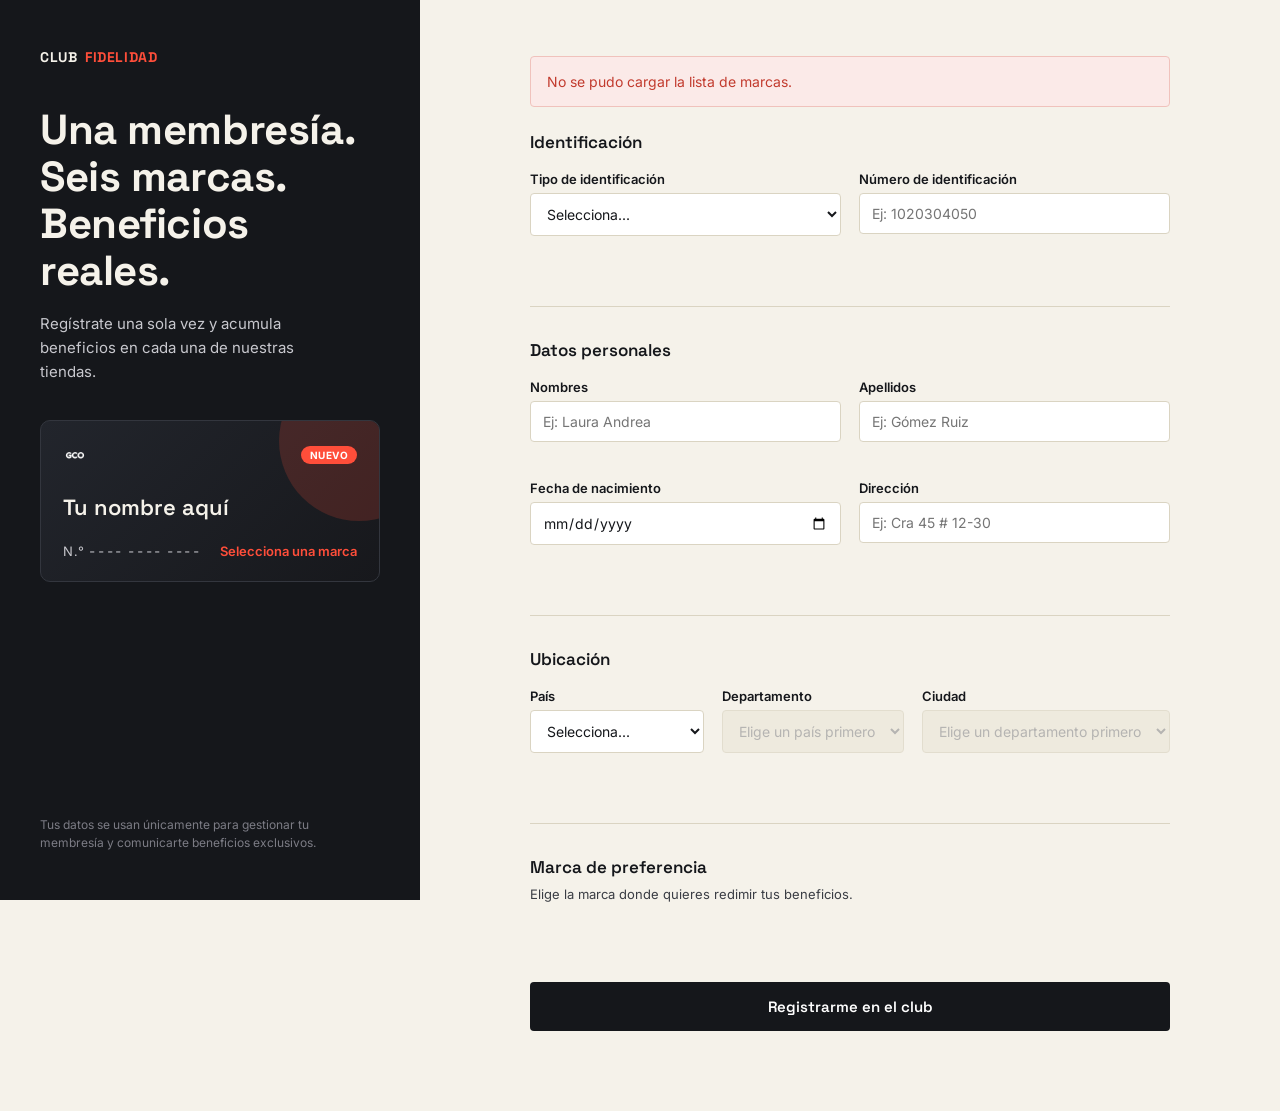
<file: frontend/index.html>
<!DOCTYPE html>
<html lang="es">
<head>
<meta charset="UTF-8">
<meta name="viewport" content="width=device-width, initial-scale=1.0">
<title>Club de Fidelidad · Registro de Miembro</title>
<link rel="preconnect" href="https://fonts.googleapis.com">
<link rel="preconnect" href="https://fonts.gstatic.com" crossorigin>
<link href="https://fonts.googleapis.com/css2?family=Space+Grotesk:wght@500;600;700&family=Inter:wght@400;500;600;700&display=swap" rel="stylesheet">
<link rel="stylesheet" href="style.css">
<link rel="icon" type="image/png" href="gco-logo.png">
</head>
<body>

<div class="layout">

  <!-- ===================== PANEL IZQUIERDO: HERO / TARJETA DE MIEMBRO ===================== -->
  <aside class="hero">
    <div class="hero__top">
      <span class="hero__mark">CLUB</span>
      <span class="hero__mark hero__mark--accent">FIDELIDAD</span>
    </div>

    <h1 class="hero__headline">Una membresía.<br>Seis marcas.<br>Beneficios reales.</h1>

    <p class="hero__sub">Regístrate una sola vez y acumula beneficios en cada una de nuestras tiendas.</p>

    <!-- Tarjeta de membresía simulada -->
    <div class="membercard" id="membercard">
      <div class="membercard__row">
        <img src="gco-logo.png" class="membercard__logo" alt="GCO Logo">
        <span class="membercard__chip">NUEVO</span>
      </div>
      <div class="membercard__name" id="cardNombre">Tu nombre aquí</div>
      <div class="membercard__row membercard__row--bottom">
        <span class="membercard__num" id="cardId">N.° ---- ---- ----</span>
        <span class="membercard__brand" id="cardMarca">Selecciona una marca</span>
      </div>
    </div>

    <ul class="hero__brands" id="brandsPreview">
      <!-- las marcas se listan aquí vía JS como referencia visual -->
    </ul>

    <p class="hero__footnote">Tus datos se usan únicamente para gestionar tu membresía y comunicarte beneficios exclusivos.</p>
  </aside>

  <!-- ===================== PANEL DERECHO: FORMULARIO ===================== -->
  <main class="panel">
    <div class="panel__inner">

      <div id="alertBox" class="alert" hidden></div>

      <form id="formRegistro" novalidate>

        <section class="fieldset">
          <h2 class="fieldset__title">Identificación</h2>
          <div class="grid grid--2">
            <div class="field">
              <label for="tipoIdentificacion">Tipo de identificación</label>
              <select id="tipoIdentificacion" name="tipoIdentificacion" required>
                <option value="" disabled selected>Selecciona...</option>
              </select>
              <span class="field__error" data-error-for="tipoIdentificacion"></span>
            </div>
            <div class="field">
              <label for="numeroIdentificacion">Número de identificación</label>
              <input type="text" id="numeroIdentificacion" name="numeroIdentificacion" placeholder="Ej: 1020304050" required>
              <span class="field__error" data-error-for="numeroIdentificacion"></span>
            </div>
          </div>
        </section>

        <section class="fieldset">
          <h2 class="fieldset__title">Datos personales</h2>
          <div class="grid grid--2">
            <div class="field">
              <label for="nombres">Nombres</label>
              <input type="text" id="nombres" name="nombres" placeholder="Ej: Laura Andrea" required>
              <span class="field__error" data-error-for="nombres"></span>
            </div>
            <div class="field">
              <label for="apellidos">Apellidos</label>
              <input type="text" id="apellidos" name="apellidos" placeholder="Ej: Gómez Ruiz" required>
              <span class="field__error" data-error-for="apellidos"></span>
            </div>
          </div>
          <div class="grid grid--2">
            <div class="field">
              <label for="fechaNacimiento">Fecha de nacimiento</label>
              <input type="date" id="fechaNacimiento" name="fechaNacimiento" required>
              <span class="field__error" data-error-for="fechaNacimiento"></span>
            </div>
            <div class="field">
              <label for="direccion">Dirección</label>
              <input type="text" id="direccion" name="direccion" placeholder="Ej: Cra 45 # 12-30" required>
              <span class="field__error" data-error-for="direccion"></span>
            </div>
          </div>
        </section>

        <section class="fieldset">
          <h2 class="fieldset__title">Ubicación</h2>
          <div class="grid grid--3">
            <div class="field">
              <label for="pais">País</label>
              <select id="pais" name="pais" required>
                <option value="" disabled selected>Selecciona...</option>
              </select>
              <span class="field__error" data-error-for="pais"></span>
            </div>
            <div class="field">
              <label for="departamento">Departamento</label>
              <select id="departamento" name="departamento" required disabled>
                <option value="" disabled selected>Elige un país primero</option>
              </select>
              <span class="field__error" data-error-for="departamento"></span>
            </div>
            <div class="field">
              <label for="ciudad">Ciudad</label>
              <select id="ciudad" name="ciudad" required disabled>
                <option value="" disabled selected>Elige un departamento primero</option>
              </select>
              <span class="field__error" data-error-for="ciudad"></span>
            </div>
          </div>
        </section>

        <section class="fieldset">
          <h2 class="fieldset__title">Marca de preferencia</h2>
          <p class="fieldset__hint">Elige la marca donde quieres redimir tus beneficios.</p>
          <div class="brandgrid" id="brandGrid">
            <!-- tarjetas de marca generadas por JS -->
          </div>
          <span class="field__error" data-error-for="marca"></span>
        </section>

        <button type="submit" class="btn-submit" id="btnSubmit">
          <span id="btnSubmitLabel">Registrarme en el club</span>
        </button>

      </form>
    </div>
  </main>

</div>

<script src="script.js"></script>
</body>
</html>
</file>
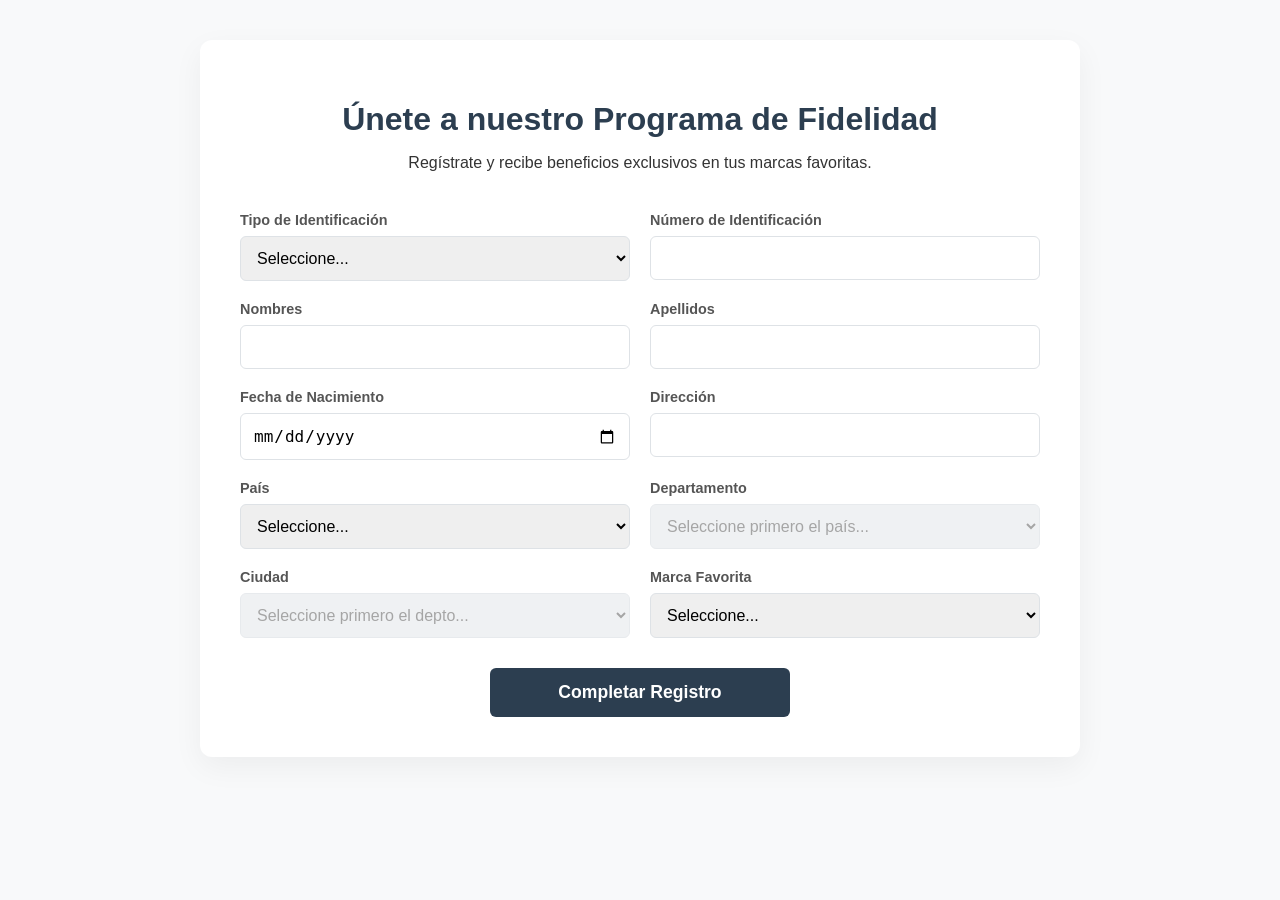
<file: Gco/src/main/resources/static/index.html>
<!DOCTYPE html>
<html lang="es">
<head>
    <meta charset="UTF-8">
    <meta name="viewport" content="width=device-width, initial-scale=1.0">
    <title>Registro | Programa de Fidelidad</title>
    <link rel="stylesheet" href="styles.css">
</head>
<body>
    <div class="container">
        <header>
            <h1>Únete a nuestro Programa de Fidelidad</h1>
            <p>Regístrate y recibe beneficios exclusivos en tus marcas favoritas.</p>
        </header>

        <form id="registroForm">
            <div class="form-grid">
                <div class="form-group">
                    <label for="tipoIdentificacion">Tipo de Identificación</label>
                    <select id="tipoIdentificacion" required>
                        <option value="">Seleccione...</option>
                    </select>
                </div>
                <div class="form-group">
                    <label for="numeroIdentificacion">Número de Identificación</label>
                    <input type="text" id="numeroIdentificacion" required>
                </div>
                <div class="form-group">
                    <label for="nombres">Nombres</label>
                    <input type="text" id="nombres" required>
                </div>
                <div class="form-group">
                    <label for="apellidos">Apellidos</label>
                    <input type="text" id="apellidos" required>
                </div>
                <div class="form-group">
                    <label for="fechaNacimiento">Fecha de Nacimiento</label>
                    <input type="date" id="fechaNacimiento" required>
                </div>
                <div class="form-group">
                    <label for="direccion">Dirección</label>
                    <input type="text" id="direccion" required>
                </div>
                <div class="form-group">
                    <label for="pais">País</label>
                    <select id="pais" required>
                        <option value="">Seleccione...</option>
                    </select>
                </div>
                <div class="form-group">
                    <label for="departamento">Departamento</label>
                    <select id="departamento" required disabled>
                        <option value="">Seleccione primero el país...</option>
                    </select>
                </div>
                <div class="form-group">
                    <label for="ciudad">Ciudad</label>
                    <select id="ciudad" required disabled>
                        <option value="">Seleccione primero el depto...</option>
                    </select>
                </div>
                <div class="form-group">
                    <label for="marca">Marca Favorita</label>
                    <select id="marca" required>
                        <option value="">Seleccione...</option>
                    </select>
                </div>
            </div>
            
            <div class="submit-section">
                <button type="submit" id="btnSubmit">Completar Registro</button>
                <div id="mensaje" class="mensaje"></div>
            </div>
        </form>
    </div>
    <script src="app.js"></script>
</body>
</html>
</file>
<file: frontend/style.css>
/* =========================================================
   TOKENS
   ========================================================= */
:root {
  --ink: #15171B;
  --ink-soft: #3A3D44;
  --paper: #F5F2EA;
  --paper-2: #ECE7D9;
  --line: #DAD4C2;
  --accent: #FF4E3A;
  --accent-ink: #ffffff;
  --success: #2F6F4E;
  --success-bg: #E7F2EB;
  --danger: #C23B2E;
  --danger-bg: #FBEAE8;

  --font-display: 'Space Grotesk', sans-serif;
  --font-body: 'Inter', sans-serif;

  --radius: 4px;
  --radius-lg: 10px;
}

* { box-sizing: border-box; }

html, body {
  margin: 0;
  padding: 0;
  background: var(--paper);
  color: var(--ink);
  font-family: var(--font-body);
  -webkit-font-smoothing: antialiased;
}

body { min-height: 100vh; }

a { color: inherit; }

:focus-visible {
  outline: 2px solid var(--accent);
  outline-offset: 2px;
}

/* =========================================================
   LAYOUT
   ========================================================= */
.layout {
  display: grid;
  grid-template-columns: 420px 1fr;
  min-height: 100vh;
}

@media (max-width: 960px) {
  .layout { grid-template-columns: 1fr; }
}

/* =========================================================
   HERO / PANEL IZQUIERDO
   ========================================================= */
.hero {
  background: var(--ink);
  color: var(--paper);
  padding: 48px 40px;
  position: sticky;
  top: 0;
  height: 100vh;
  overflow-y: auto;
  display: flex;
  flex-direction: column;
}

@media (max-width: 960px) {
  .hero { position: static; height: auto; padding: 36px 24px; }
}

.hero__top {
  display: flex;
  gap: 8px;
  font-family: var(--font-display);
  font-weight: 700;
  font-size: 14px;
  letter-spacing: 0.04em;
  margin-bottom: 40px;
}

.hero__mark--accent { color: var(--accent); }

.hero__headline {
  font-family: var(--font-display);
  font-weight: 700;
  font-size: clamp(30px, 4vw, 42px);
  line-height: 1.12;
  margin: 0 0 18px 0;
  letter-spacing: -0.01em;
}

.hero__sub {
  color: #C8C8CE;
  font-size: 15px;
  line-height: 1.6;
  max-width: 34ch;
  margin: 0 0 36px 0;
}

/* --- Tarjeta de membresía --- */
.membercard {
  background: linear-gradient(135deg, #22252C 0%, #17181C 100%);
  border: 1px solid #33363E;
  border-radius: var(--radius-lg);
  padding: 22px;
  margin-bottom: 32px;
  position: relative;
  overflow: hidden;
}

.membercard::after {
  content: "";
  position: absolute;
  top: -60px;
  right: -60px;
  width: 160px;
  height: 160px;
  background: var(--accent);
  opacity: 0.18;
  border-radius: 50%;
}

.membercard__row {
  display: flex;
  justify-content: space-between;
  align-items: center;
  position: relative;
  z-index: 1;
}

.membercard__logo {
  height: 24px;
  object-fit: contain;
  filter: brightness(0) invert(1);
}

.membercard__chip {
  background: var(--accent);
  color: #fff;
  font-size: 10px;
  font-weight: 700;
  padding: 3px 9px;
  border-radius: 100px;
  letter-spacing: 0.04em;
}

.membercard__name {
  font-family: var(--font-display);
  font-size: 22px;
  font-weight: 600;
  margin: 26px 0 22px 0;
  min-height: 28px;
  position: relative;
  z-index: 1;
  word-break: break-word;
}

.membercard__row--bottom { align-items: flex-end; }

.membercard__num {
  font-size: 13px;
  letter-spacing: 0.06em;
  color: #C8C8CE;
  font-variant-numeric: tabular-nums;
}

.membercard__brand {
  font-size: 13px;
  font-weight: 600;
  color: var(--accent);
}

/* --- Lista de marcas de referencia --- */
.hero__brands {
  list-style: none;
  margin: 0 0 auto 0;
  padding: 0;
  display: flex;
  flex-wrap: wrap;
  gap: 8px;
}

.hero__brands li {
  border: 1px solid #34373F;
  color: #C8C8CE;
  font-size: 12px;
  padding: 6px 12px;
  border-radius: 100px;
}

.hero__footnote {
  font-size: 12px;
  color: #7C7C85;
  line-height: 1.5;
  margin: 32px 0 0 0;
  max-width: 38ch;
}

/* =========================================================
   PANEL DERECHO / FORMULARIO
   ========================================================= */
.panel {
  padding: 56px 48px 80px;
  display: flex;
  justify-content: center;
}

@media (max-width: 960px) {
  .panel { padding: 32px 20px 60px; }
}

.panel__inner {
  width: 100%;
  max-width: 640px;
}

.fieldset {
  border: none;
  padding: 0 0 32px 0;
  margin: 0 0 32px 0;
  border-bottom: 1px solid var(--line);
}

.fieldset:last-of-type {
  border-bottom: none;
}

.fieldset__title {
  font-family: var(--font-display);
  font-size: 17px;
  font-weight: 600;
  margin: 0 0 18px 0;
}

.fieldset__hint {
  font-size: 13px;
  color: var(--ink-soft);
  margin: -10px 0 16px 0;
}

.grid {
  display: grid;
  gap: 18px;
  margin-bottom: 4px;
}

.grid--2 { grid-template-columns: 1fr 1fr; }
.grid--3 { grid-template-columns: 1fr 1fr 1fr; }

@media (max-width: 640px) {
  .grid--2, .grid--3 { grid-template-columns: 1fr; }
}

.field {
  display: flex;
  flex-direction: column;
  margin-bottom: 14px;
}

.field label {
  font-size: 13px;
  font-weight: 600;
  margin-bottom: 6px;
  color: var(--ink);
}

.field input,
.field select {
  font-family: var(--font-body);
  font-size: 14px;
  padding: 11px 12px;
  border: 1px solid var(--line);
  border-radius: var(--radius);
  background: #fff;
  color: var(--ink);
  transition: border-color 0.15s ease;
}

.field input:hover,
.field select:hover { border-color: #B9B2A0; }

.field input:focus,
.field select:focus {
  border-color: var(--accent);
}

.field select:disabled,
.field input:disabled {
  background: var(--paper-2);
  color: #9A9A9A;
  cursor: not-allowed;
}

.field__error {
  font-size: 12px;
  color: var(--danger);
  min-height: 16px;
  margin-top: 4px;
}

/* =========================================================
   SELECTOR DE MARCA (tarjetas de marca)
   ========================================================= */
.brandgrid {
  display: grid;
  grid-template-columns: repeat(3, 1fr);
  gap: 10px;
}

@media (max-width: 640px) {
  .brandgrid { grid-template-columns: repeat(2, 1fr); }
}

.brandcard {
  position: relative;
}

.brandcard input {
  position: absolute;
  opacity: 0;
  inset: 0;
  margin: 0;
  cursor: pointer;
}

.brandcard label {
  display: flex;
  align-items: center;
  justify-content: center;
  text-align: center;
  height: 64px;
  padding: 8px;
  border: 1px solid var(--line);
  border-radius: var(--radius);
  font-size: 13px;
  font-weight: 600;
  background: #fff;
  cursor: pointer;
  transition: border-color 0.15s ease, background 0.15s ease, color 0.15s ease;
}

.brandcard input:checked + label {
  border-color: var(--accent);
  background: var(--accent);
  color: #fff;
}

.brandcard input:focus-visible + label {
  outline: 2px solid var(--accent);
  outline-offset: 2px;
}

/* =========================================================
   BOTÓN Y ALERTAS
   ========================================================= */
.btn-submit {
  width: 100%;
  padding: 15px;
  background: var(--ink);
  color: #fff;
  border: none;
  border-radius: var(--radius);
  font-family: var(--font-display);
  font-size: 15px;
  font-weight: 600;
  cursor: pointer;
  transition: background 0.15s ease, transform 0.05s ease;
}

.btn-submit:hover { background: #000; }
.btn-submit:active { transform: scale(0.995); }

.btn-submit:disabled {
  background: #B9B2A0;
  cursor: not-allowed;
}

.alert {
  padding: 14px 16px;
  border-radius: var(--radius);
  font-size: 14px;
  margin-bottom: 24px;
  line-height: 1.5;
}

.alert--success {
  background: var(--success-bg);
  color: var(--success);
  border: 1px solid #BFDECA;
}

.alert--error {
  background: var(--danger-bg);
  color: var(--danger);
  border: 1px solid #F0C2BC;
}

@media (prefers-reduced-motion: reduce) {
  * { transition: none !important; }
}
</file>
<file: Gco/src/main/resources/static/styles.css>
:root {
    --primary-color: #2c3e50;
    --secondary-color: #e74c3c;
    --bg-color: #f8f9fa;
    --border-color: #dee2e6;
    --text-color: #333;
}

body {
    font-family: 'Segoe UI', Roboto, Helvetica, Arial, sans-serif;
    background-color: var(--bg-color);
    color: var(--text-color);
    margin: 0;
    padding: 40px 20px;
}

.container {
    max-width: 800px;
    margin: 0 auto;
    background: white;
    padding: 40px;
    border-radius: 12px;
    box-shadow: 0 10px 30px rgba(0,0,0,0.05);
}

header {
    text-align: center;
    margin-bottom: 40px;
}

header h1 {
    color: var(--primary-color);
    margin-bottom: 10px;
}

.form-grid {
    display: grid;
    grid-template-columns: repeat(auto-fit, minmax(300px, 1fr));
    gap: 20px;
}

.form-group {
    display: flex;
    flex-direction: column;
}

label {
    font-weight: 600;
    font-size: 0.9rem;
    margin-bottom: 8px;
    color: #555;
}

input, select {
    padding: 12px;
    border: 1px solid var(--border-color);
    border-radius: 6px;
    font-size: 1rem;
    transition: border-color 0.3s;
}

input:focus, select:focus {
    outline: none;
    border-color: var(--primary-color);
    box-shadow: 0 0 0 2px rgba(44, 62, 80, 0.1);
}

input:disabled, select:disabled {
    background-color: #e9ecef;
    cursor: not-allowed;
}

.submit-section {
    margin-top: 30px;
    text-align: center;
}

button {
    background-color: var(--primary-color);
    color: white;
    padding: 14px 40px;
    border: none;
    border-radius: 6px;
    font-size: 1.1rem;
    font-weight: 600;
    cursor: pointer;
    transition: background-color 0.3s, transform 0.1s;
    width: 100%;
    max-width: 300px;
}

button:hover {
    background-color: #1a252f;
}

button:active {
    transform: scale(0.98);
}

.mensaje {
    margin-top: 20px;
    padding: 15px;
    border-radius: 6px;
    display: none;
    font-weight: bold;
}

.mensaje.success {
    display: block;
    background-color: #d4edda;
    color: #155724;
    border: 1px solid #c3e6cb;
}

.mensaje.error {
    display: block;
    background-color: #f8d7da;
    color: #721c24;
    border: 1px solid #f5c6cb;
}
</file>
